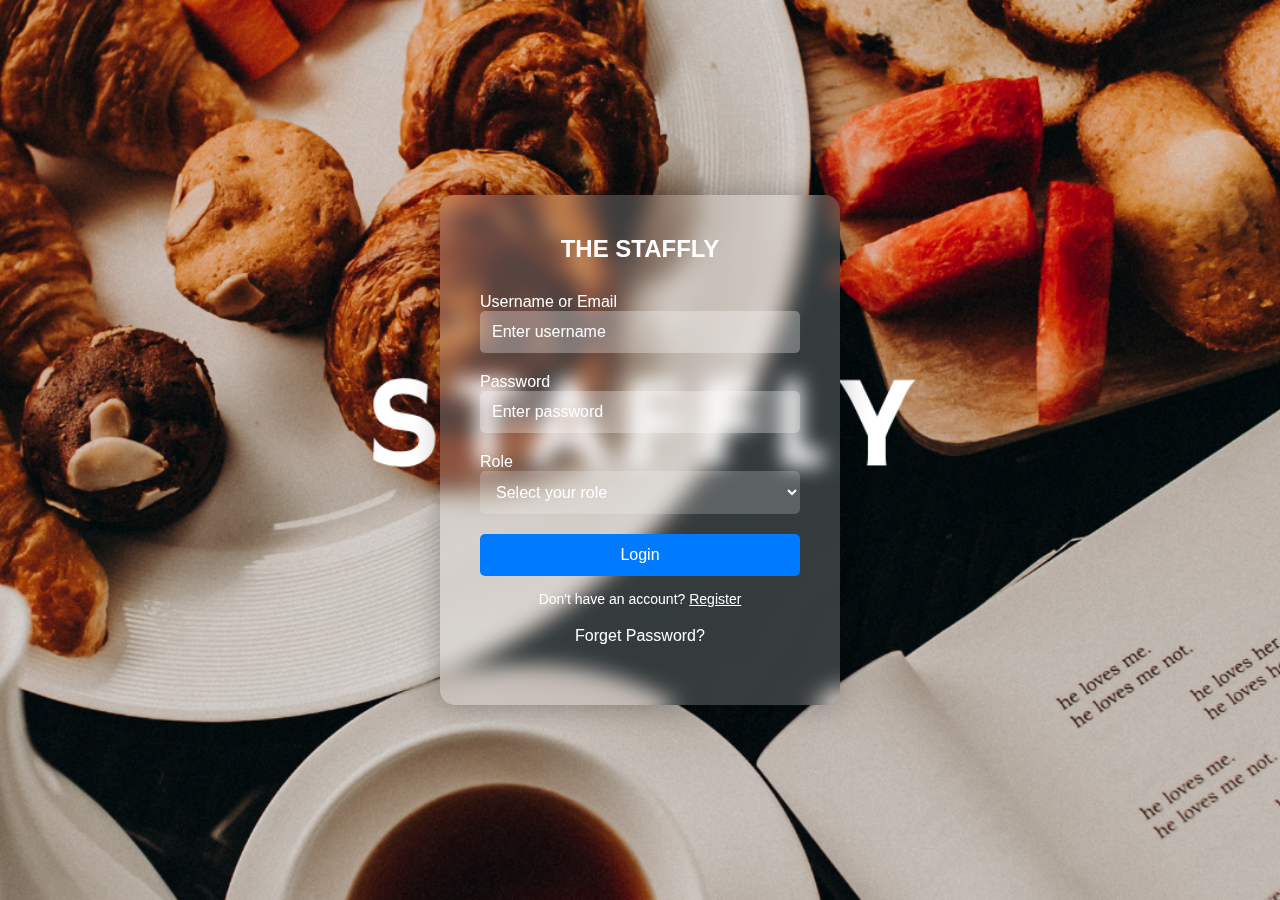
<file: index.html>
<!DOCTYPE html>
<html lang="en">
<head>
  <meta charset="UTF-8" />
  <meta name="viewport" content="width=device-width, initial-scale=1.0"/>
  <title>Login Page</title>
  <link rel="shortcut icon" href="./5087579-removebg-preview.png" type="image/x-png">
  <link rel="stylesheet" href="./style.css">
 
</head>
<body>
  <div class="login-container">
    <h2>THE STAFFLY</h2>
    <form action="./main.html" method="get">
      <div class="form-group">
        <label for="username">Username or Email</label>
        <input type="text" id="username" name="username" placeholder="Enter username"  required />
      </div>

      <div class="form-group">
        <label for="password">Password</label>
        <input type="password" id="password" name="password" placeholder="Enter password" required />
      </div>

      <div class="form-group">
        <label for="role">Role</label>
        <select id="role" name="role" required>
          <option value="" disabled selected>Select your role</option>
          <option value="admin" link>Admin</option>
          <option value="staff">Staff</option>
          <option value="manager">Manager</option>
          
        </select>
<br>
      <button type="submit">Login</button>

      <div class="register-link">
        Don't have an account? <a href="#">Register</a>
      </div>
      <div class="social-links">
       <a href="#">Forget Password?</a>
      </div>
      
    </form>
  </div>
</body>
</html>
</file>
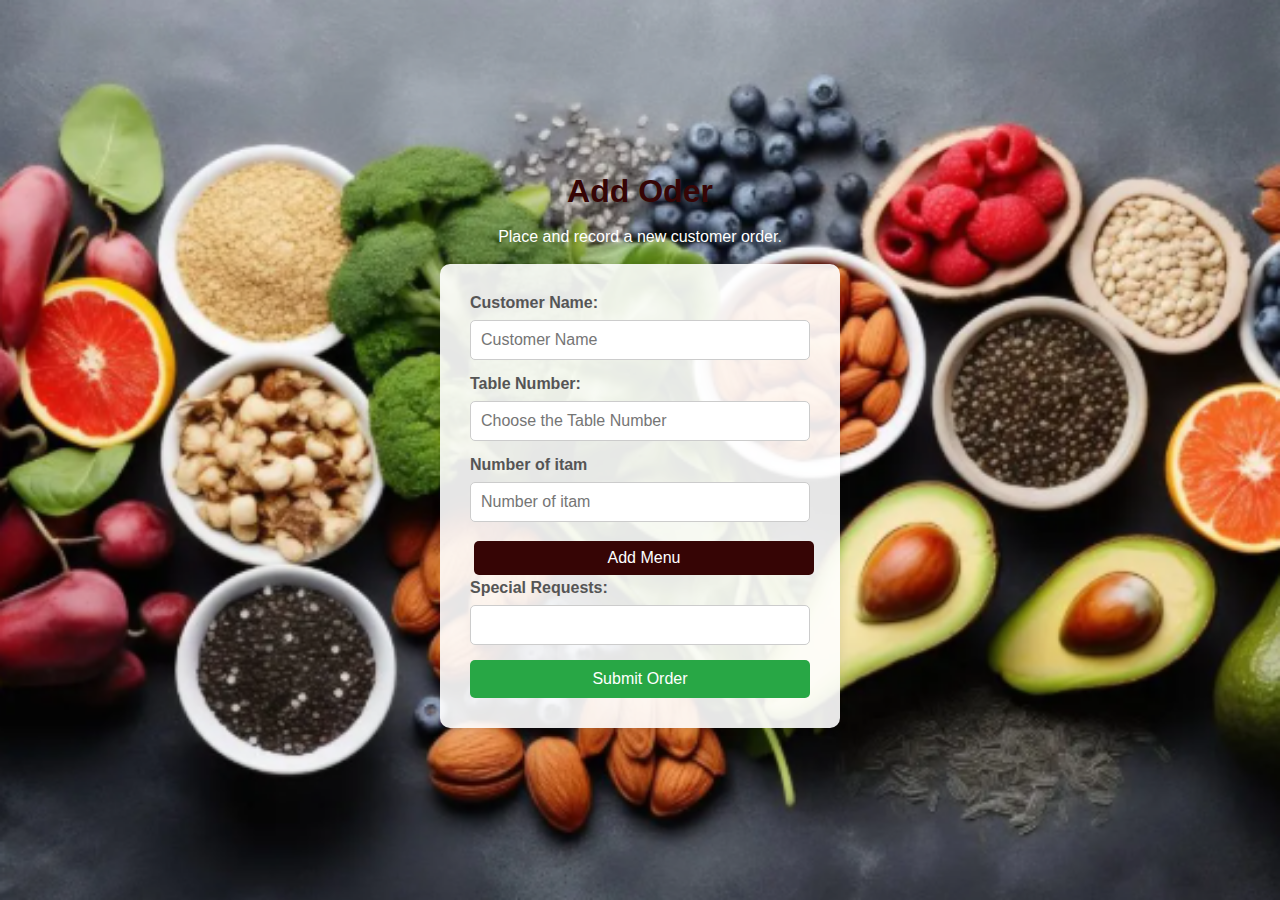
<file: Add-oder.html>
<!DOCTYPE html>
<html lang="en">
<head>
    <meta charset="UTF-8">
    <meta name="viewport" content="width=device-width, initial-scale=1.0">
    <title>Document</title>
    <link rel="stylesheet" href="./style-add-oder.css">
</head>
<body>
    <section>
        <div class="hero-section">
            <h1>Add Oder</h1>
            <br>
            <p>Place and record a new customer order.</p>
            <br>
            
        </div>
        <div class="form-container">
            <form action="get">
                <label for="customer-name">Customer Name:</label>
                <input type="text" id="customer-name" name="customer-name" placeholder="Customer Name" required>

                <label for="number">Table Number:</label>
                <input type="hole-number" id="table-number" name="table-number" placeholder="Choose the Table Number" required>

                <label for="table-number">Number of itam</label>
                <input type="text" id="table-number" name="table-number" placeholder="Number of itam" required>

                <a href="./menu.html" class="btn" id="button-menu">Add Menu</a>

                <label for="special-requests">Special Requests:</label>
                <input id="special-requests" name="special-requests" rows="4">

                <button type="submit" class="submit">Submit Order</button>
            </form>
        </div>


    </section>
</body>
</html>
</file>
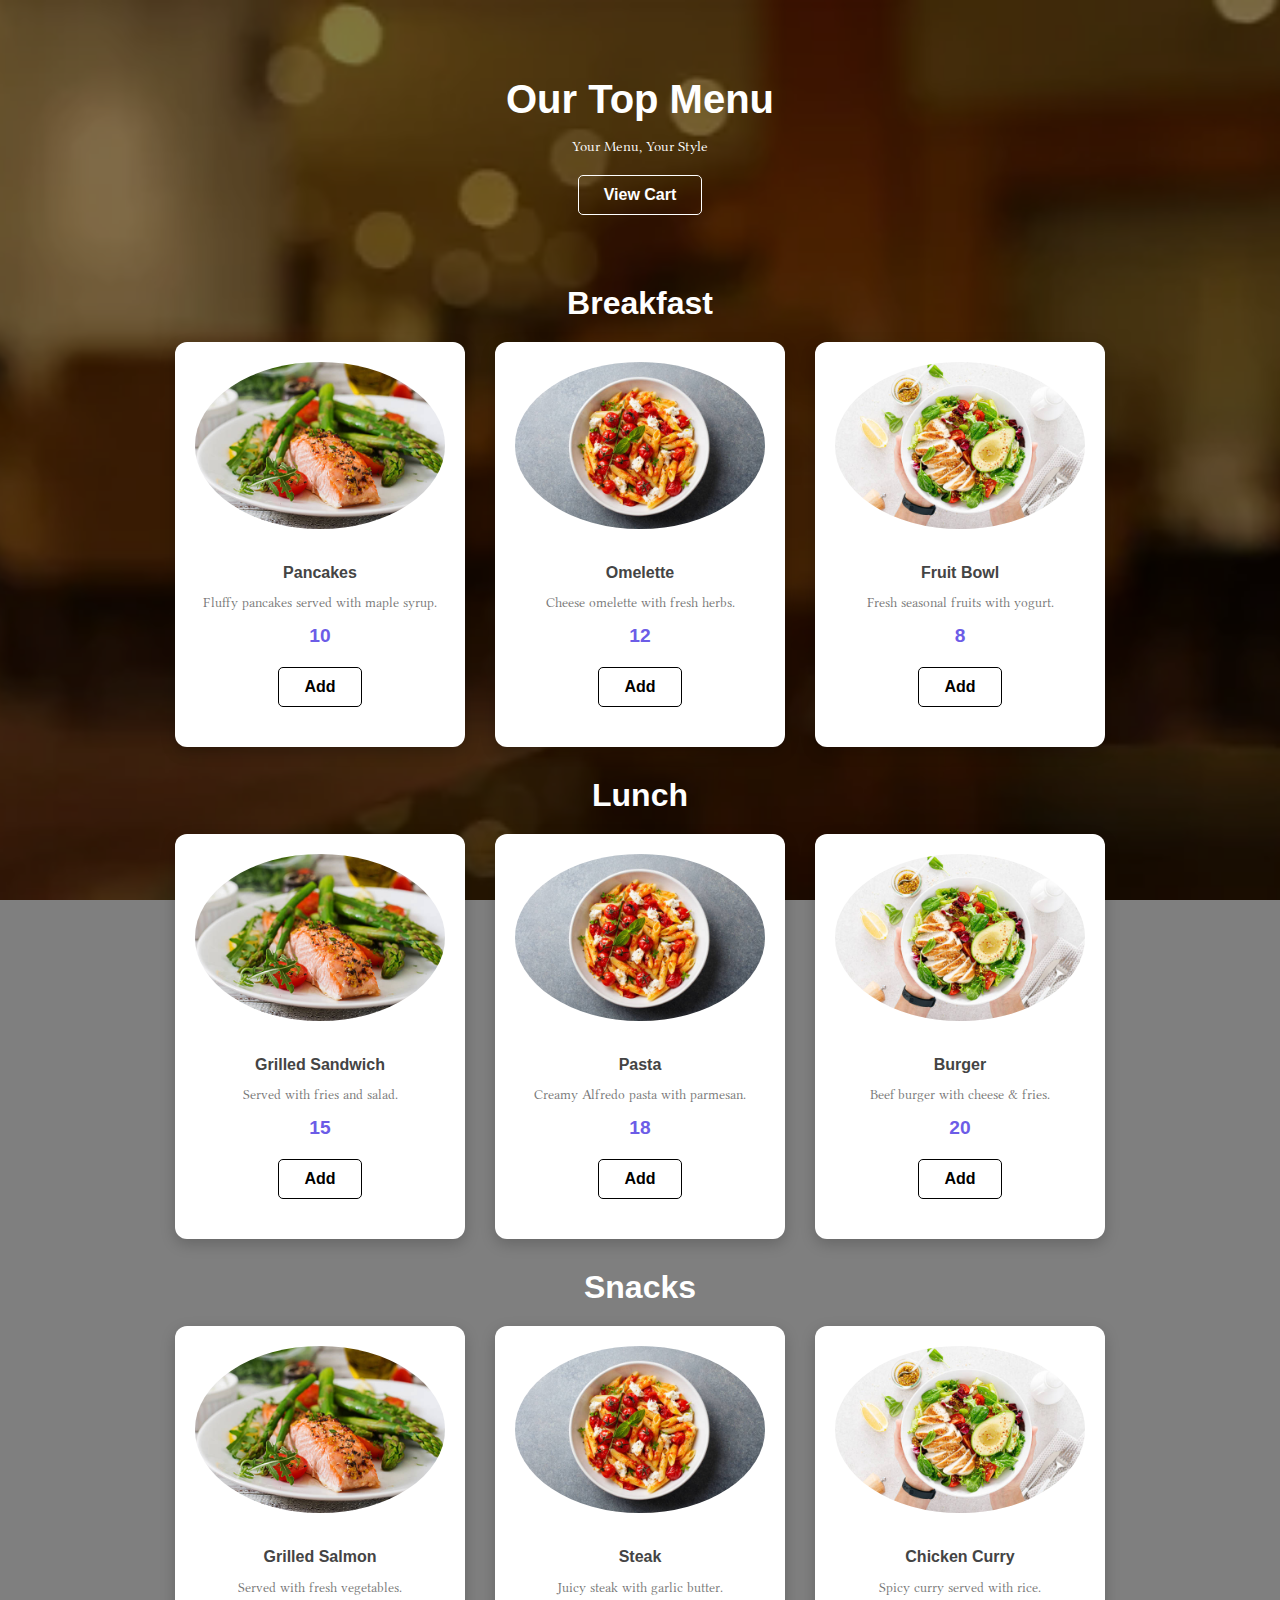
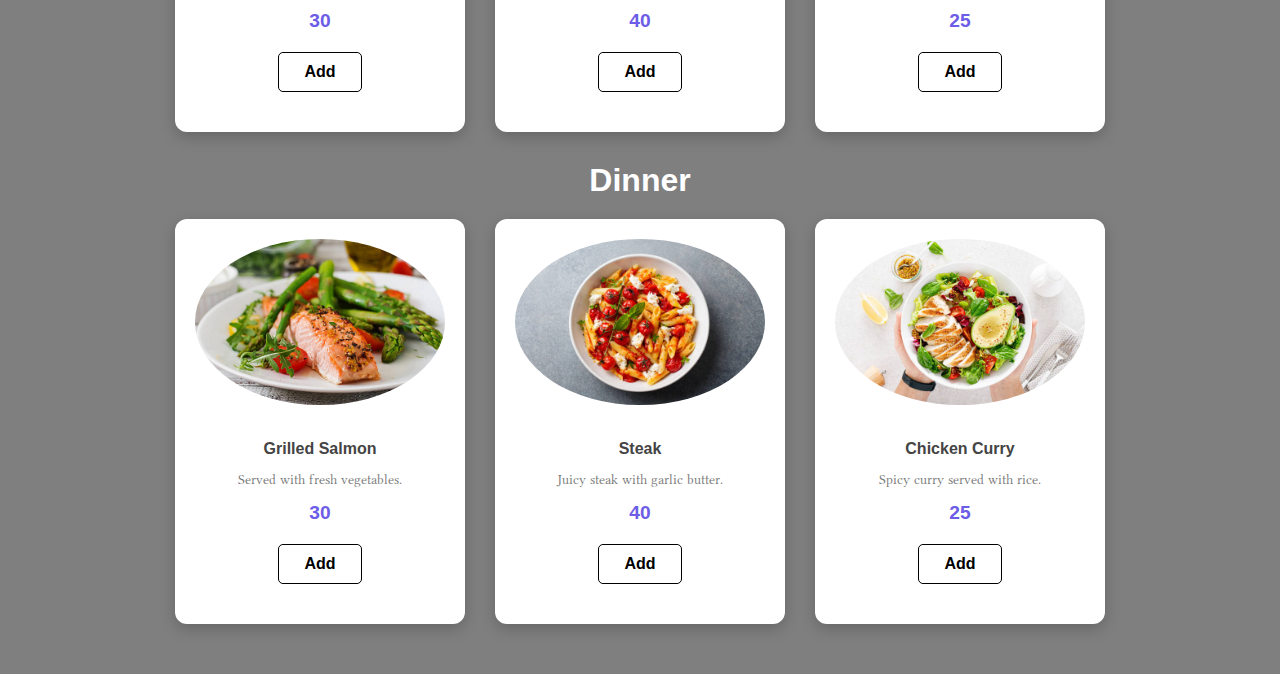
<file: menu.html>
<!DOCTYPE html> 
<html lang="en">
<head>
  <meta charset="UTF-8">
  <meta name="viewport" content="width=device-width, initial-scale=1.0">
  <link rel="stylesheet" href="./style-manu.css">
  <title>Oder Page</title>
</head>
<body>
  <div class="container">
    <h1>Our Top Menu</h1>
    <p>Your Menu, Your Style</p>
    <a href="#" class="btn">View Cart</a>

    <!-- Breakfast Section -->
    <section class="menu-section">
      <h2>Breakfast</h2>
      <div class="menu">
        <div class="card">
          <img src="./img/menu 1.jpg" alt="Food 1">
          <h3>Pancakes</h3>
          <p>Fluffy pancakes served with maple syrup.</p>
          <div class="price">10</div>
          <a href="#" class="btn2">Add</a>
        </div>

        <div class="card">
          <img src="./img/menu 2.jpg" alt="Food 2">
          <h3>Omelette</h3>
          <p>Cheese omelette with fresh herbs.</p>
          <div class="price">12</div>
          <a href="#" class="btn2">Add</a>
        </div>

        <div class="card">
          <img src="./img/menu 3.jpg" alt="Food 3">
          <h3>Fruit Bowl</h3>
          <p>Fresh seasonal fruits with yogurt.</p>
          <div class="price">8</div>
          <a href="#" class="btn2">Add</a>
        </div>
      </div>
    </section>

    <!-- Lunch Section -->
    <section class="menu-section">
      <h2>Lunch</h2>
      <div class="menu">
        <div class="card">
          <img src="./img/menu 1.jpg" alt="Food 1">
          <h3>Grilled Sandwich</h3>
          <p>Served with fries and salad.</p>
          <div class="price">15</div>
          <a href="#" class="btn2">Add</a>
        </div>

        <div class="card">
          <img src="./img/menu 2.jpg" alt="Food 2">
          <h3>Pasta</h3>
          <p>Creamy Alfredo pasta with parmesan.</p>
          <div class="price">18</div>
          <a href="#" class="btn2">Add</a>
        </div>

        <div class="card">
          <img src="./img/menu 3.jpg" alt="Food 3">
          <h3>Burger</h3>
          <p>Beef burger with cheese & fries.</p>
          <div class="price">20</div>
          <a href="#" class="btn2">Add</a>
        </div>
      </div>
    </section>

    <!-- Dinner Section -->
    <section class="menu-section">
      <h2>Snacks</h2>
      <div class="menu">
        <div class="card">
          <img src="./img/menu 1.jpg" alt="Food 1">
          <h3>Grilled Salmon</h3>
          <p>Served with fresh vegetables.</p>
          <div class="price">30</div>
          <a href="#" class="btn2">Add</a>
        </div>

        <div class="card">
          <img src="./img/menu 2.jpg" alt="Food 2">
          <h3>Steak</h3>
          <p>Juicy steak with garlic butter.</p>
          <div class="price">40</div>
          <a href="#" class="btn2">Add</a>
        </div>

        <div class="card">
          <img src="./img/menu 3.jpg" alt="Food 3">
          <h3>Chicken Curry</h3>
          <p>Spicy curry served with rice.</p>
          <div class="price">25</div>
          <a href="#" class="btn2">Add</a>
        </div>
      </div>
    </section>

    <section class="menu-section">
      <h2>Dinner</h2>
      <div class="menu">
        <div class="card">
          <img src="./img/menu 1.jpg" alt="Food 1">
          <h3>Grilled Salmon</h3>
          <p>Served with fresh vegetables.</p>
          <div class="price">30</div>
          <a href="#" class="btn2">Add</a>
        </div>

        <div class="card">
          <img src="./img/menu 2.jpg" alt="Food 2">
          <h3>Steak</h3>
          <p>Juicy steak with garlic butter.</p>
          <div class="price">40</div>
          <a href="#" class="btn2">Add</a>
        </div>

        <div class="card">
          <img src="./img/menu 3.jpg" alt="Food 3">
          <h3>Chicken Curry</h3>
          <p>Spicy curry served with rice.</p>
          <div class="price">25</div>
          <a href="#" class="btn2">Add</a>
        </div>
      </div>
    </section>  
  </div>
</body>
</html>
</file>
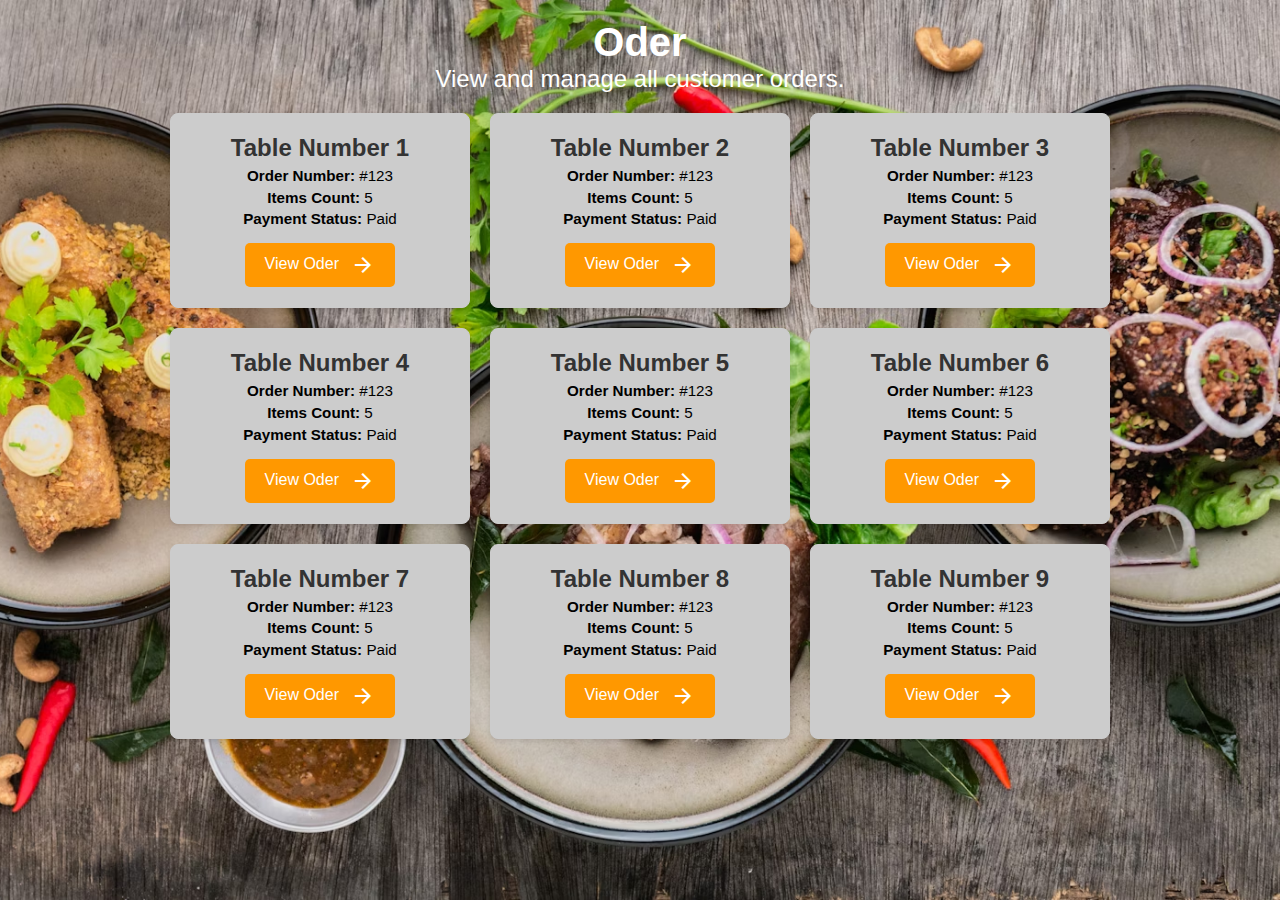
<file: oder.html>
<!DOCTYPE html>
<html lang="en">
<head>
    <meta charset="UTF-8">
    <meta name="viewport" content="width=device-width, initial-scale=1.0">
    <link rel="stylesheet" href="./onder-style.css">
     <link rel="shortcut icon" href="./logo.png" type="image/x-png">
     <link rel="stylesheet" href="https://fonts.googleapis.com/css2?family=Material+Symbols+Outlined:opsz,wght,FILL,GRAD@20..48,100..700,0..1,-50..200&icon_names=arrow_forward" />
    <title>Oder Page</title>
    </head>
<body>
    <section>
    <h1>Oder</h1>
    <p>View and manage all customer orders.</p>
    <div class="container">
        <div class="card">
            <h3>Table Number 1 </h3>
            
         <ul class="order-info">
  <li><strong>Order Number:</strong> #123</li>
  <li><strong>Items Count:</strong> 5</li>
  <li><strong>Payment Status:</strong> Paid</li>
</ul>
        <a href="#" class="btn">View Oder <span class="material-symbols-outlined">arrow_forward</span></a>
        
        </div>
        <div class="card">
            <h3>Table Number 2 </h3>
            
             <ul class="order-info">
  <li><strong>Order Number:</strong> #123</li>
  <li><strong>Items Count:</strong> 5</li>
  <li><strong>Payment Status:</strong> Paid</li>
</ul>
        <a href="#" class="btn">View Oder <span class="material-symbols-outlined">arrow_forward</span></a>
        
        </div>
        
        <div class="card">
            <h3>Table Number 3 </h3>
            
                  <ul class="order-info">
  <li><strong>Order Number:</strong> #123</li>
  <li><strong>Items Count:</strong> 5</li>
  <li><strong>Payment Status:</strong> Paid</li>
</ul>
        <a href="#" class="btn">View Oder <span class="material-symbols-outlined">arrow_forward</span></a>
        </div>
        <div class="card">
            <h3>Table Number 4 </h3>
            
                 <ul class="order-info">
  <li><strong>Order Number:</strong> #123</li>
  <li><strong>Items Count:</strong> 5</li>
  <li><strong>Payment Status:</strong> Paid</li>
</ul>
        <a href="#" class="btn">View Oder <span class="material-symbols-outlined">arrow_forward</span></a>
        </div>

         <div class="card">
            <h3>Table Number 5 </h3>
            
             <ul class="order-info">
  <li><strong>Order Number:</strong> #123</li>
  <li><strong>Items Count:</strong> 5</li>
  <li><strong>Payment Status:</strong> Paid</li>
</ul>
        <a href="#" class="btn">View Oder <span class="material-symbols-outlined">arrow_forward</span></a>
        
        </div>

         <div class="card">
            <h3>Table Number 6 </h3>
            
             <ul class="order-info">
  <li><strong>Order Number:</strong> #123</li>
  <li><strong>Items Count:</strong> 5</li>
  <li><strong>Payment Status:</strong> Paid</li>
</ul>
        <a href="#" class="btn">View Oder <span class="material-symbols-outlined">arrow_forward</span></a>
        
        </div>

         <div class="card">
            <h3>Table Number 7 </h3>
            
             <ul class="order-info">
  <li><strong>Order Number:</strong> #123</li>
  <li><strong>Items Count:</strong> 5</li>
  <li><strong>Payment Status:</strong> Paid</li>
</ul>
        <a href="#" class="btn">View Oder <span class="material-symbols-outlined">arrow_forward</span></a>
        
        </div>
         <div class="card">
            <h3>Table Number 8 </h3>
            
             <ul class="order-info">
  <li><strong>Order Number:</strong> #123</li>
  <li><strong>Items Count:</strong> 5</li>
  <li><strong>Payment Status:</strong> Paid</li>
</ul>
        <a href="#" class="btn">View Oder <span class="material-symbols-outlined">arrow_forward</span></a>
        
        </div>
         <div class="card">
            <h3>Table Number 9 </h3>
            
             <ul class="order-info">
  <li><strong>Order Number:</strong> #123</li>
  <li><strong>Items Count:</strong> 5</li>
  <li><strong>Payment Status:</strong> Paid</li>
</ul>
        <a href="#" class="btn">View Oder <span class="material-symbols-outlined">arrow_forward</span></a>
        
        </div>
    </div>

    </section>
</body>
</html>
</file>
<file: style.css>
* {
      box-sizing: border-box;
      margin: 0;
      padding: 0;
    }

    body {
      font-family: Arial, sans-serif;
      height: 100vh;
      background: url(./img/White\ and\ Black\ Photographic\ Food\ &\ Restaurant\ Service\ Website.png) no-repeat center center fixed;
      background-size: cover;
      display: flex;
      justify-content: center;
      align-items: center;
    }

    .login-container {
      background: rgba(255, 255, 255, 0.2); /* semi-transparent */
      backdrop-filter: blur(10px); /* frosted glass effect */
      padding: 40px;
      border-radius: 15px;
      box-shadow: 0 0 30px rgba(0,0,0,0.3);
      width: 100%;
      max-width: 400px;
      color: white;
    }

    .login-container h2 {
      text-align: center;
      margin-bottom: 30px;
    }

    .form-group {
      margin-bottom: 20px;
    }

    label {
      display: block;
      margin-bottom: px;
      color: white;
    }

    input[type="text"],
    input[type="password"] {
      width: 100%;
      padding: 12px;
      border: none;
      border-radius: 5px;
      background: rgba(255, 255, 255, 0.3);
      color: white;
      font-size: 16px;
    }

    input::placeholder {
      color: #ffffff;
    }

    button {
      width: 100%;
      padding: 12px;
      background-color: #007BFF;
      border: none;
      color: white;
      font-size: 16px;
      border-radius: 5px;
      cursor: pointer;
    }

    button:hover {
      background-color: #0056b3;
    }

    .register-link {
      text-align: center;
      margin-top: 15px;
      font-size: 14px;
    }

    .register-link a {
      color: #fff;
      text-decoration: underline;
    }
   .social-links {
      text-align: center;
      margin-top: 20px;
    }

    .social-links ul {
      list-style: none;
      padding: 0;
    }

    .social-links li {
      display: inline;
      margin: 0 10px;
    }

    .social-links a {
      color: #fff;
      text-decoration: none;
      font-size: 16px;
    }

    .social-links a:hover {
      text-decoration: underline;
    }
    option {
      color: black;
      background: rgba(255, 255, 255, 0.2); /* semi-transparent */
      backdrop-filter: blur(10px); /* frosted glass effect */
      animation: alternate 2s infinite linear   /* Animation to alternate background color */;
    }
    .form-group select {
      width: 100%;
      padding: 12px;
      border: none;
      border-radius: 5px;
      background: rgba(255, 255, 255, 0.2);
      color: white;
      font-size: 16px;
      margin-bottom: 20px;
    }
</file>
<file: style-add-oder.css>
*{
    margin: 0;
    padding: 0;
    box-sizing: border-box;
    font-family: 'Poppins', sans-serif;
}

body {
    background: url(./img/Screenshot\ 2025-08-31\ 175857.png);
    background-size: cover;
    height: 100vh;
    display: flex;
    justify-content: center;
    align-items: center;
}

.hero-section{
    text-align: center;
}

.hero-section h1{
    text-align: center;
    text-decoration: none;
    color: #360505;
    font-family: Arial, Helvetica, sans-serif;

}

.form-container {
    background: rgba(255, 255, 255, 0.9);
    padding: 30px;
    border-radius: 10px;
    box-shadow: 0 0 10px rgba(0, 0, 0, 0.1);
    width: 400px;
}
.form-container h2 {
    margin-bottom: 20px;
    color: #333;
    text-align: center;
}
.form-container label {
    display: block;
    margin-bottom: 8px;
    color: #555;
    font-weight: 600;
}
.form-container input, .form-container select {
    width: 100%;
    padding: 10px;
    margin-bottom: 15px;
    border: 1px solid #ccc;
    border-radius: 5px;
    font-size: 1rem;
}
.submit{
    display: inline-block;
    padding: 10px 20px;
    background-color: #28a745;
    color: white;
    border: none;
    border-radius: 5px;
    cursor: pointer;
    font-size: 1rem;
    text-align: center;
    width: 100%;
}

.submit-btn:hover {
    background-color: #218838;
}

.hero-section p{
    color: white;
}
h2{
    margin-bottom: 40px;
    /* color: white; */
    color: #360505;
    /* text-shadow: 2px 2px 4px rgba(0, 0, 0, 0.5); */
    /* font-size: 2.5rem; */
    font-size: 2rem;
    text-align: center;
    font-family: 'Trebuchet MS', 'Lucida Sans Unicode', 'Lucida Grande', 'Lucida Sans', Arial, sans-serif;
}


#button-menu{
    background-color: #360505;
    border: none;
    color: white;
    padding: 8px;
    text-align: center;
    text-decoration: none;
    display: inline-block;
    font-size: 1rem;
    margin: 4px;
    cursor: pointer;
    border-radius: 5px;
    width: 100%;
}
</file>
<file: style-manu.css>
@import url('https://fonts.googleapis.com/css2?family=Libertinus+Serif+Display&display=swap');
@import url('https://fonts.googleapis.com/css2?family=Anton&family=Libertinus+Serif+Display&family=Lobster&display=swap');

body {
  margin: 0;
  font-family: Arial, Helvetica, sans-serif;
  color: white;
  text-align: center;
  background: url(./img/1.webp) no-repeat center center fixed;
  background-size: cover;
}

.container {
  padding: 50px 20px;
  background: rgba(0, 0, 0, 0.5); /* optional overlay */
}

h1 {
  font-size: 2.5rem;
  margin-bottom: 10px;
}

p {
  color: white;
  font-size: 0.95rem;
  margin-bottom: 20px;
   font-family: 'Libertinus Serif Display', serif;
   size: 1.2rem;
}

h2 {
  font-size: 2rem;
  margin: 30px 80px 20px;
  color: white; /* gold color for section titles */
    font-family: 'Trebuchet MS', 'Lucida Sans Unicode', 'Lucida Grande', 'Lucida Sans', Arial, sans-serif;
}

.btn {
  display: inline-block;
  padding: 10px 25px;
  background: transparent;
  color: white;
  border: 1px solid white;
  border-radius: 5px;
  text-decoration: none;
  font-weight: bold;
  margin-bottom: 40px;
  transition: background 0.3s, color 0.3s;
}

.btn:hover {
  background: white;
  color: #6c5ce7;
}

.btn2 {
  display: inline-block;
  padding: 10px 25px;
  background: transparent;
  color: black;
  border: 1px solid black;
  border-radius: 5px;
  text-decoration: none;
  font-weight: bold;
  margin: 20px 0px 20px 0px;
}

.menu {
  display: flex;
  justify-content: center;
  gap: 30px;
  flex-wrap: wrap;
}

.card {
  background: #fff;
  color: #333;
  border-radius: 12px;
  padding: 20px;
  width: 250px;
  box-shadow: 0px 5px 15px rgba(0,0,0,0.2);
  transition: transform 0.3s ease;
}

.card:hover {
  transform: translateY(-10px);
}

.card img {
  width: 100%;
  height: auto;
  border-radius: 50%;
  margin-bottom: 15px;
}

.card h3 {
  font-size: 1rem;
  margin-bottom: 10px;
  color: #444;
}

.card p {
  font-size: 0.85rem;
  color: #777;
  margin-bottom: 15px;
}

.price {
  font-size: 1.2rem;
  font-weight: bold;
  color: #6c5ce7;
}
</file>
<file: onder-style.css>
*{
    margin: 0;
    padding: 0;
    box-sizing: border-box;
    font-family: Arial, sans-serif;
}

body {
    background: url('./img/photo-1504674900247-0877df9cc836.avif') no-repeat center center fixed;
    background-size: cover;
    color: #333;
    padding: 20px;
}

.container{
    display: grid;
    justify-content: center; 
   grid-template-columns: repeat(3, auto);
    height: 30vh;
    text-align: center;
    gap: 20px;
    margin-top: 20px;
    flex-wrap: wrap;
    grid-row: var(2.5rem);
}




p{
    /* margin-bottom: 40px; */
    color: white;
    font-size: 1.5rem;
    text-align: center;
    font-family: 'Lucida Sans', 'Lucida Sans Regular', 'Lucida Grande', 'Lucida Sans Unicode', Geneva, Verdana, sans-serif;
}


.order-info {
  list-style: none;
  padding: 0;
  margin: 0 0 1rem;
  font-family: Arial, sans-serif;
  font-size: 0.95rem;
}

.order-info li {
  margin: 0.3rem 0;
  color: #000000;
}

.order-info li strong {
  color: rgb(0, 0, 0);
    font-weight: 600;

}

h1{
    /* margin-bottom: 40px; */
    color: white;
    font-size: 2.5rem;
    text-align: center;
    font-family: 'Trebuchet MS', 'Lucida Sans Unicode', 'Lucida Grande', 'Lucida Sans', Arial, sans-serif;
}
.card {
    background-color: #ccc;
    width: 300px;
     padding: 20px; 
    border: 1px solid #ccc; 
    border-radius: 8px; 
    box-shadow: 0 2px 5px rgba(0,0,0,0.1); 
    /* margin-bottom: 20px; */
    /* display: flex;
    justify-content: center;
    gap: 30px;
    flex-wrap: wrap; */
}

.card h3 {
    /* margin-bottom: 15px;  */
    color: #333; 
    font-size: 1.5rem;
}
.card p {
    /* margin-bottom: px;  */
    color: #666; 
    font-size: 1rem;
}
.btn {
    display: inline-block;
    padding: 10px 20px;
    background-color: #ff9800;
    color: #fff;
    text-decoration: none;
    border-radius: 5px;
    transition: background-color 0.3s ease;
}
span{
    vertical-align: middle;
    margin-left: 8px;
}

.material-symbols-outlined {
  font-variation-settings:
  'FILL' 0,
  'wght' 400,
  'GRAD' 0,
  'opsz' 24;
  display: inline-block;
  font-size: 24px; /* Adjust size as needed */
}
</file>
